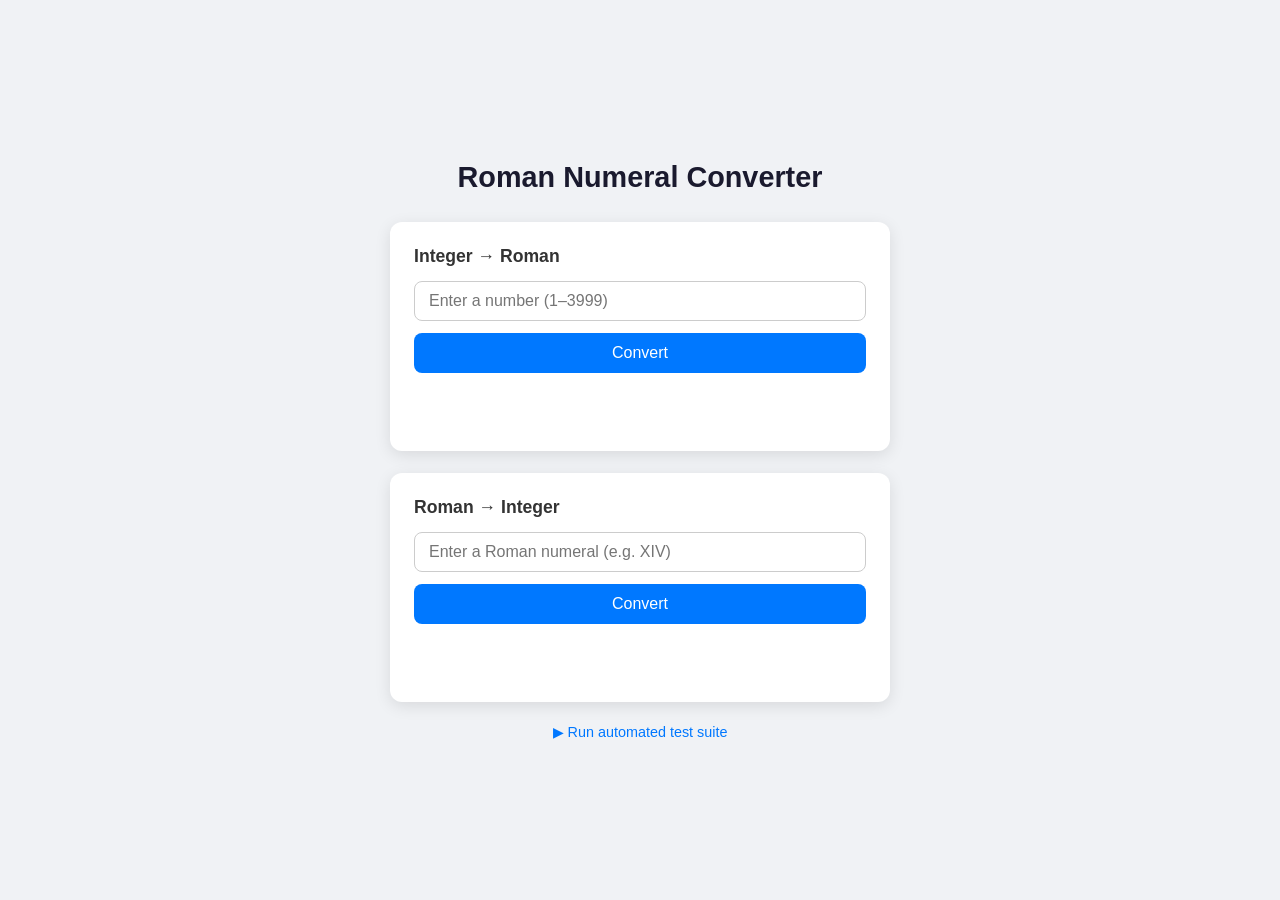
<file: index.html>
<!DOCTYPE html>
<html lang="en">
<head>
  <!-- Google tag (gtag.js) -->
<script async src="https://www.googletagmanager.com/gtag/js?id=G-HKBF1RD58W"></script>
<script>
  window.dataLayer = window.dataLayer || [];
  function gtag(){dataLayer.push(arguments);}
  gtag('js', new Date());

  gtag('config', 'G-HKBF1RD58W');
</script>
  <meta charset="UTF-8">
  <meta name="viewport" content="width=device-width, initial-scale=1.0">
  <title>Roman Numeral Converter</title>
  <link rel="stylesheet" href="styles.css">
</head>
<body>
  <div class="container">
    <h1>Roman Numeral Converter</h1>

    <section class="card">
      <h2>Integer → Roman</h2>
      <input type="number" id="intInput" placeholder="Enter a number (1–3999)" min="1" max="3999">
      <button onclick="toRoman()">Convert</button>
      <div class="result" id="result1"></div>
    </section>

    <section class="card">
      <h2>Roman → Integer</h2>
      <input type="text" id="romanInput" placeholder="Enter a Roman numeral (e.g. XIV)">
      <button onclick="toInteger()">Convert</button>
      <div class="result" id="result2"></div>
    </section>

    <p class="hint"><a href="test.html">▶ Run automated test suite</a></p>
  </div>

  <script src="script.js"></script>
  <script>
    function toRoman() {
      const val = parseInt(document.getElementById('intInput').value, 10);
      const out = document.getElementById('result1');
      try {
        out.textContent = '→ ' + integerToRoman(val);
        gtag('event', 'toRoma_Translated', {
        'input': val,
        'output': out.textContent,
        'timestamp': new Date().toISOString()
        });
        out.className = 'result ok';
      } catch (e) {
        out.textContent = '⚠ ' + e.message;
        gtag('event', 'toRoma_Error', {
        'input': val,
        'Error': out.textContent,
        'timestamp': new Date().toISOString()
        });
        out.className = 'result err';
      }
    }

    function toInteger() {
      const val = document.getElementById('romanInput').value;
      const out = document.getElementById('result2');
      try {
        out.textContent = '→ ' + romanToInteger(val);
        gtag('event', 'toInteger_Translated', {
        'input': val,
        'output': out.textContent,
        'timestamp': new Date().toISOString()
        });
        out.className = 'result ok';
      } catch (e) {
        out.textContent = '⚠ ' + e.message;
        gtag('event', 'toInteger_Error', {
        'input': val,
        'Error': out.textContent,
        'timestamp': new Date().toISOString()
        });
        out.className = 'result err';
      }
    }
  </script>
</body>
</html>
</file>
<file: styles.css>
/* styles.css */
*, *::before, *::after { box-sizing: border-box; margin: 0; padding: 0; }

body {
  font-family: Arial, sans-serif;
  background: #f0f2f5;
  min-height: 100vh;
  display: flex;
  align-items: center;
  justify-content: center;
  padding: 30px;
}

.container {
  width: 100%;
  max-width: 500px;
}

h1 {
  text-align: center;
  font-size: 1.8rem;
  color: #1a1a2e;
  margin-bottom: 28px;
}

.card {
  background: #fff;
  border-radius: 12px;
  box-shadow: 0 4px 16px rgba(0,0,0,.10);
  padding: 24px;
  margin-bottom: 22px;
}

h2 {
  font-size: 1.1rem;
  color: #333;
  margin-bottom: 14px;
}

input[type="number"], input[type="text"] {
  width: 100%;
  padding: 10px 14px;
  border: 1.5px solid #ccc;
  border-radius: 8px;
  font-size: 1rem;
  margin-bottom: 12px;
  transition: border-color .2s;
}
input:focus { outline: none; border-color: #0078ff; }

button {
  width: 100%;
  padding: 11px;
  background: #0078ff;
  color: #fff;
  border: none;
  border-radius: 8px;
  font-size: 1rem;
  cursor: pointer;
  transition: background .2s;
}
button:hover { background: #005ecb; }

.result {
  margin-top: 14px;
  padding: 10px 14px;
  border-radius: 8px;
  font-size: 1rem;
  min-height: 40px;
}
.result.ok  { background: #e6f4ea; color: #2d6a4f; }
.result.err { background: #fce8e8; color: #a00; }

.hint {
  text-align: center;
  font-size: .9rem;
}
.hint a { color: #0078ff; text-decoration: none; }
.hint a:hover { text-decoration: underline; }
</file>
